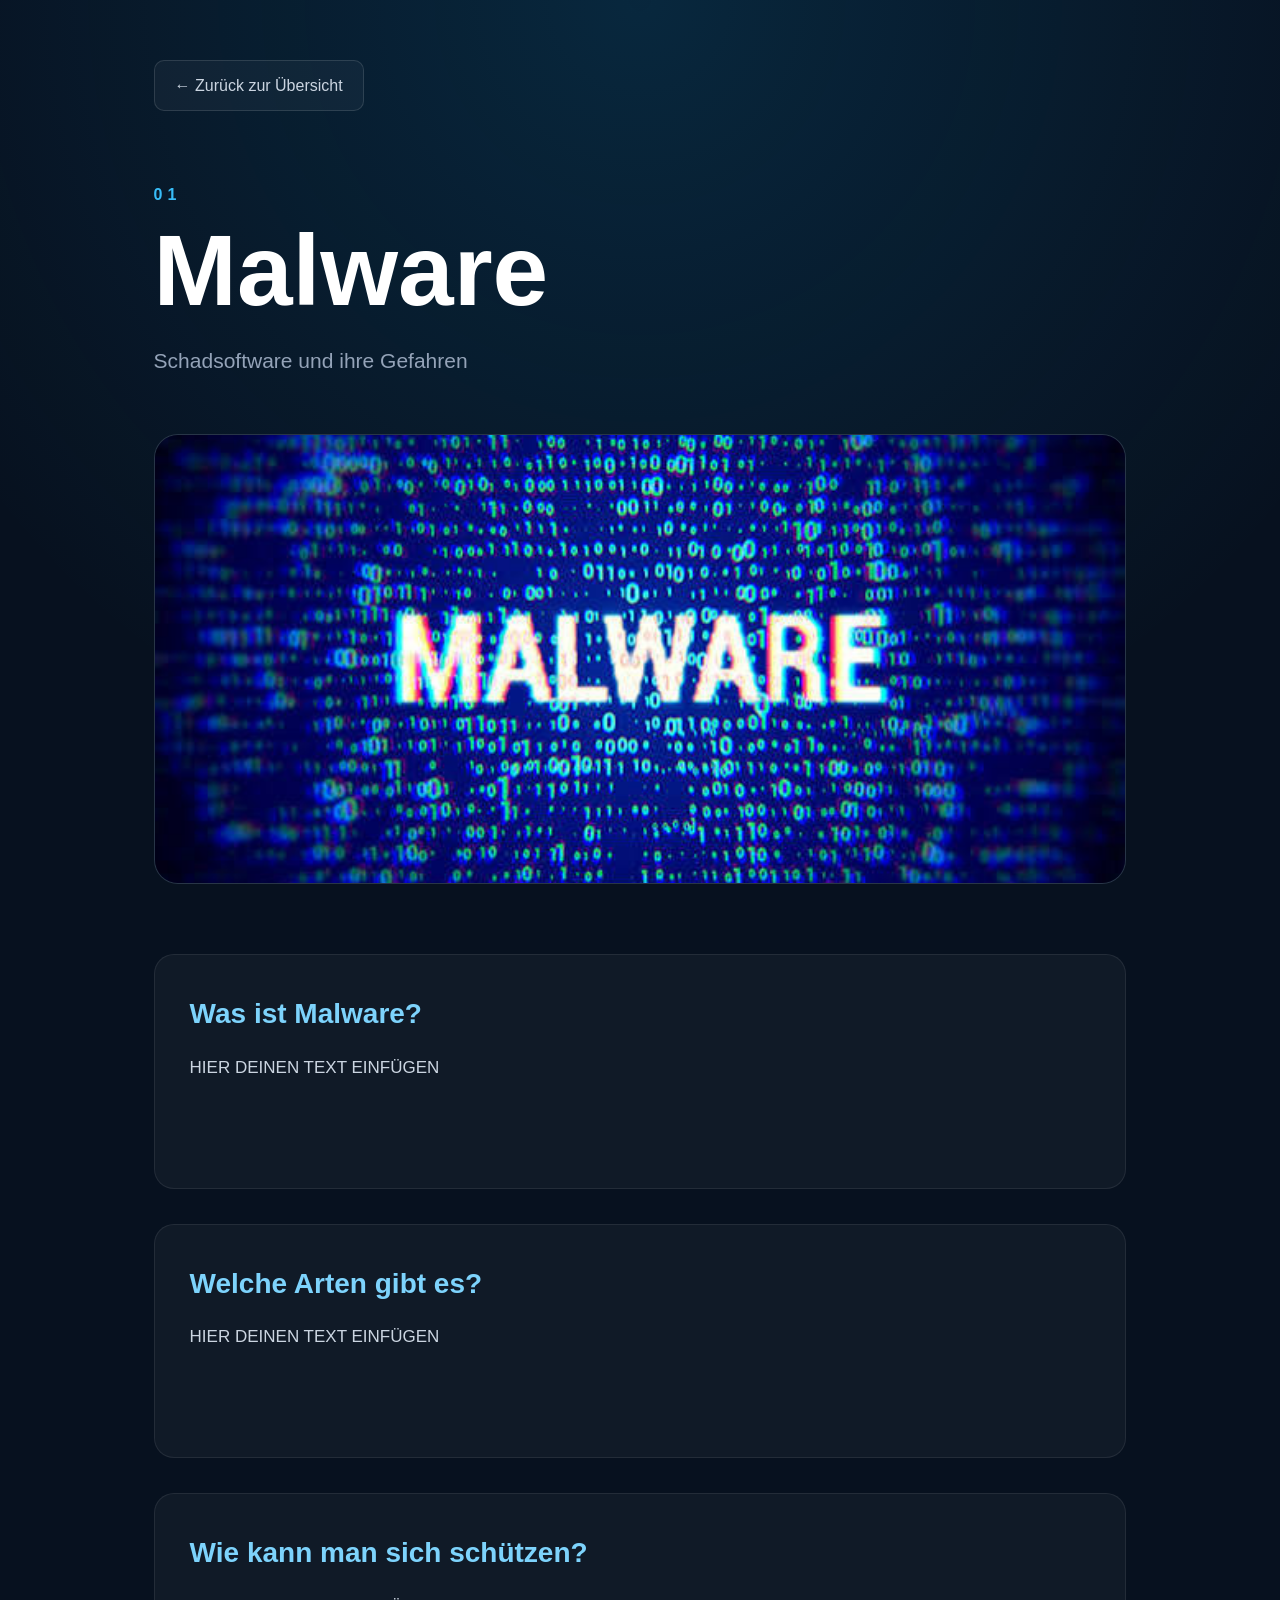
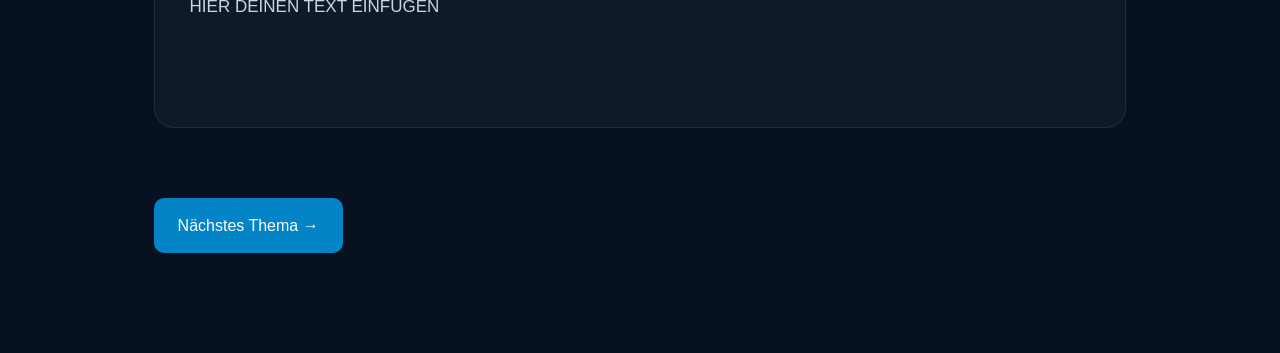
<file: malware.html>
<!DOCTYPE html>
<html lang="de">

<head>

    <meta charset="UTF-8">

    <meta
        name="viewport"
        content="width=device-width, initial-scale=1.0"
    >

    <title>CyberSafe – Malware</title>

    <link rel="stylesheet" href="style.css">

</head>


<body>

<section class="detail-page">

    <a href="index.html" class="back-button">
        ← Zurück zur Übersicht
    </a>


    <div class="detail-header">

        <div class="detail-number">
            01
        </div>

        <h1>
            Malware
        </h1>

        <p class="detail-subtitle">
            Schadsoftware und ihre Gefahren
        </p>

    </div>


    <div class="detail-image">

        <img
            src="images/malware.jpg"
            alt="Malware"
        >

    </div>


    <div class="detail-content">

        <div class="detail-block">

            <h2>
                Was ist Malware?
            </h2>

            <p>
                HIER DEINEN TEXT EINFÜGEN
            </p>

        </div>


        <div class="detail-block">

            <h2>
                Welche Arten gibt es?
            </h2>

            <p>
                HIER DEINEN TEXT EINFÜGEN
            </p>

        </div>


        <div class="detail-block">

            <h2>
                Wie kann man sich schützen?
            </h2>

            <p>
                HIER DEINEN TEXT EINFÜGEN
            </p>

        </div>

    </div>


    <div class="detail-navigation">

        <a
            href="phishing.html"
            class="detail-next"
        >
            Nächstes Thema →
        </a>

    </div>

</section>

</body>
</html>
</file>
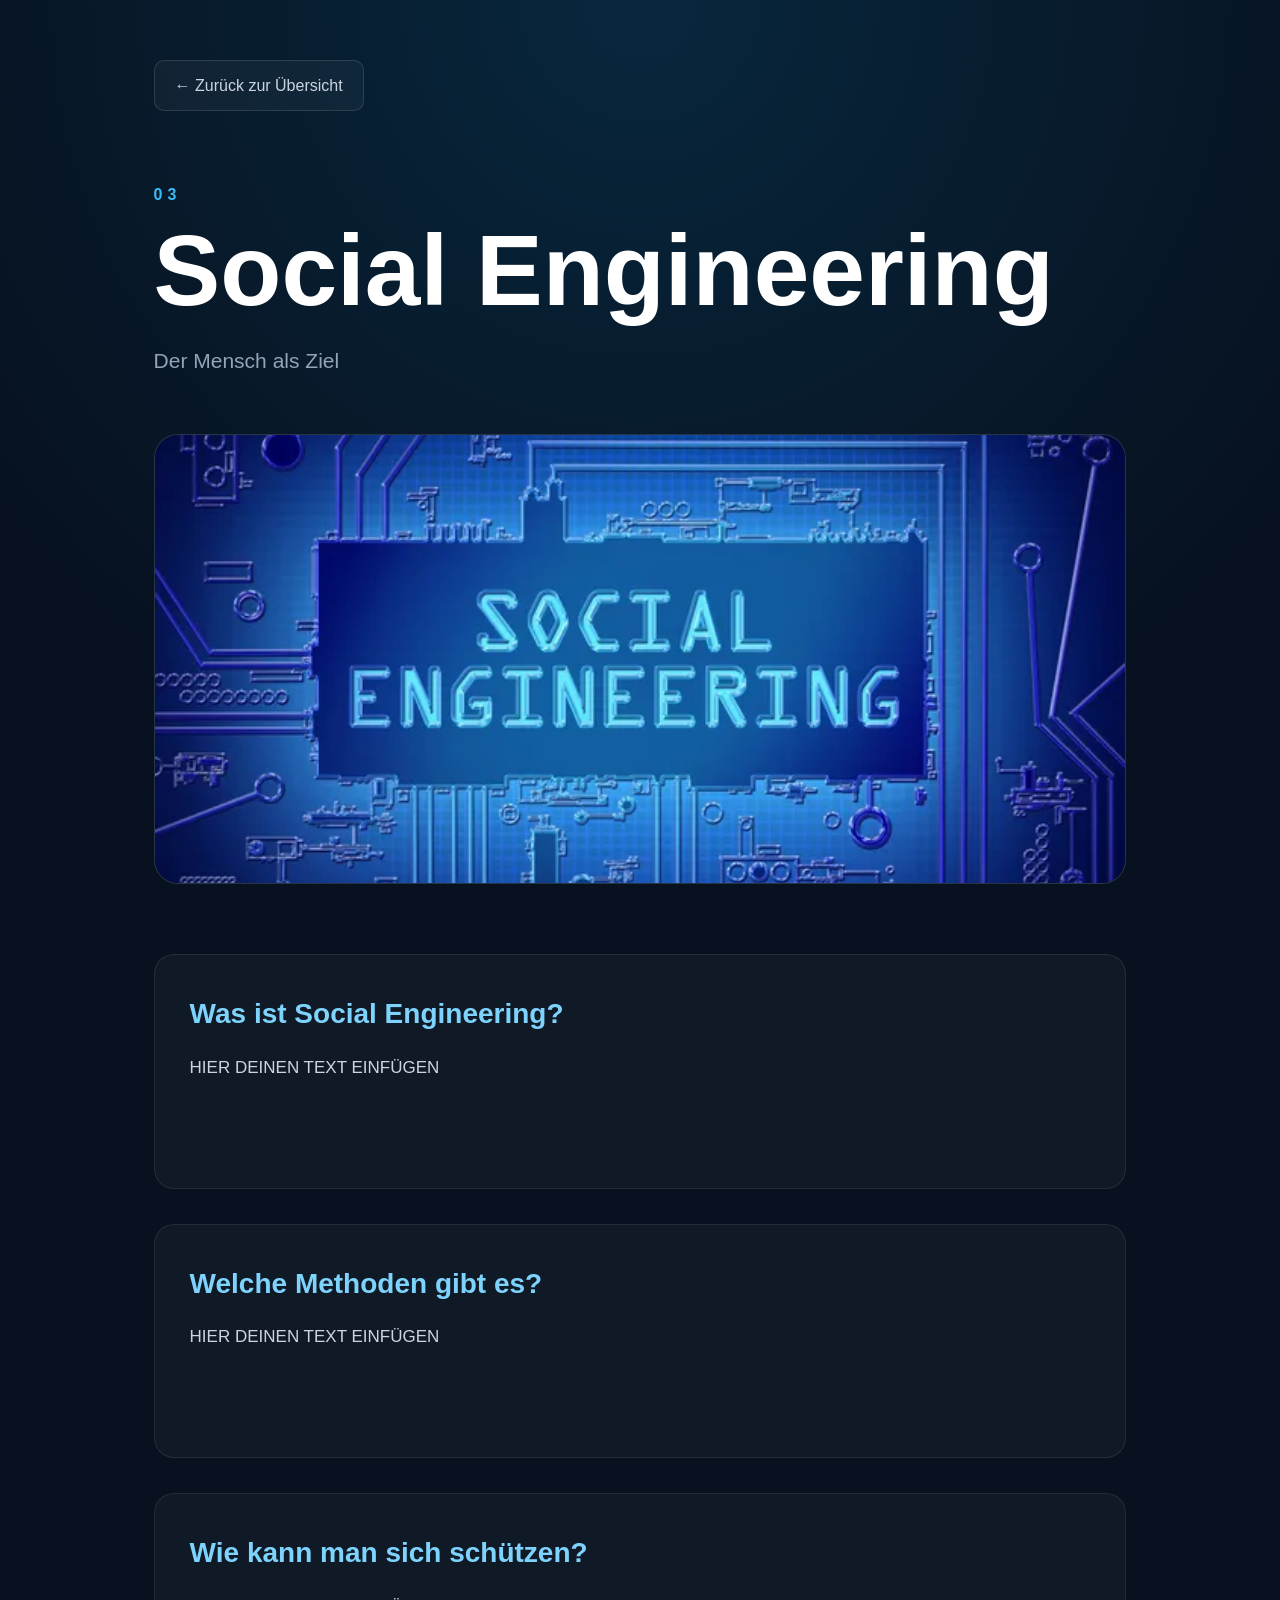
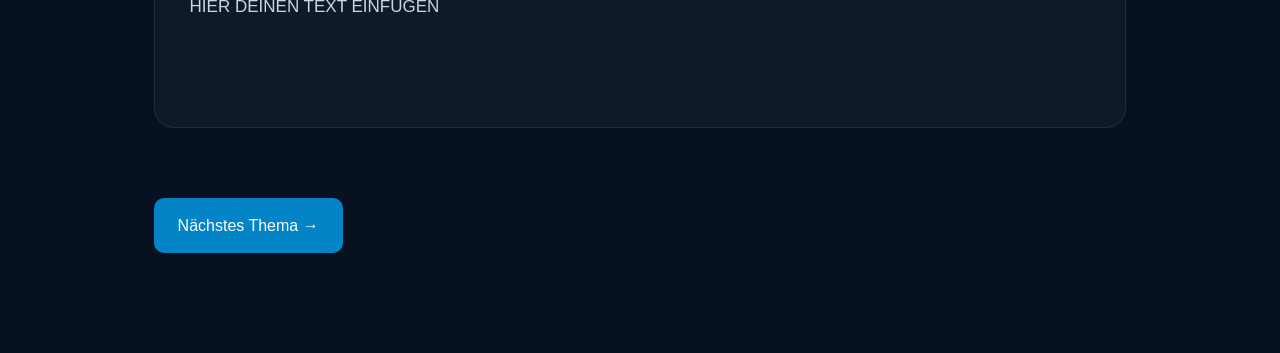
<file: social.html>
<!DOCTYPE html>
<html lang="de">

<head>

    <meta charset="UTF-8">

    <meta name="viewport" content="width=device-width, initial-scale=1.0">

    <title>CyberSafe – Social Engineering</title>

    <link rel="stylesheet" href="style.css">

</head>

<body>

<section class="detail-page">

    <a href="index.html" class="back-button">
        ← Zurück zur Übersicht
    </a>


    <div class="detail-header">

        <div class="detail-number">
            03
        </div>

        <h1>
            Social Engineering
        </h1>

        <p class="detail-subtitle">
            Der Mensch als Ziel
        </p>

    </div>


    <div class="detail-image">

        <img
            src="images/social-engineering.jpg"
            alt="Social Engineering"
        >

    </div>


    <div class="detail-content">

        <div class="detail-block">

            <h2>
                Was ist Social Engineering?
            </h2>

            <p>
                HIER DEINEN TEXT EINFÜGEN
            </p>

        </div>


        <div class="detail-block">

            <h2>
                Welche Methoden gibt es?
            </h2>

            <p>
                HIER DEINEN TEXT EINFÜGEN
            </p>

        </div>


        <div class="detail-block">

            <h2>
                Wie kann man sich schützen?
            </h2>

            <p>
                HIER DEINEN TEXT EINFÜGEN
            </p>

        </div>

    </div>


    <div class="detail-navigation">

        <a href="passwort.html" class="detail-next">
            Nächstes Thema →
        </a>

    </div>

</section>

</body>
</html>
</file>
<file: style.css>
* {
    margin: 0;
    padding: 0;
    box-sizing: border-box;
    scroll-behavior: smooth;
}


html {
    scroll-behavior: smooth;
    scroll-snap-type: y mandatory;
}


body {
    font-family: Arial, Helvetica, sans-serif;

    background: #07111f;

    color: white;

    line-height: 1.7;
}


/* =================================
   MAGNETIC SCROLL
================================= */

.hero,
.section,
.final-section {
    scroll-snap-align: start;
    scroll-snap-stop: always;
}



/* =================================
   RECHTE NAVIGATION
================================= */

.side-nav {

    position: fixed;

    right: 25px;

    top: 50%;

    transform: translateY(-50%);

    z-index: 1000;

    display: flex;

    flex-direction: column;

    gap: 8px;

    padding: 12px;

    background:
        rgba(5, 12, 23, 0.82);

    backdrop-filter: blur(18px);

    border:
        1px solid rgba(255,255,255,0.1);

    border-radius: 18px;

    box-shadow:
        0 15px 40px rgba(0,0,0,0.4);

    overflow: hidden;
}



/* =================================
   NAVIGATION INDICATOR
================================= */

.nav-indicator {

    position: absolute;

    left: 12px;

    top: 12px;

    width: 42px;

    height: 42px;

    border-radius: 12px;

    background:
        linear-gradient(
            135deg,
            rgba(56,189,248,0.35),
            rgba(14,165,233,0.12)
        );

    border:
        1px solid rgba(56,189,248,0.5);

    box-shadow:
        0 0 20px rgba(56,189,248,0.25),
        inset 0 0 15px rgba(56,189,248,0.08);

    pointer-events: none;

    z-index: 0;

    transition:
        top 0.55s cubic-bezier(
            0.22,
            1,
            0.36,
            1
        );
}



/* =================================
   NAV ITEMS
================================= */

.nav-item {

    position: relative;

    z-index: 2;

    width: 42px;

    height: 42px;

    display: flex;

    align-items: center;

    justify-content: center;

    color: #94a3b8;

    text-decoration: none;

    border-radius: 12px;

    font-size: 12px;

    font-weight: bold;

    transition:
        transform 0.4s ease,
        color 0.3s ease,
        opacity 0.4s ease;
}


.nav-item span {
    transition: 0.3s;
}



/* =================================
   TEXT ON HOVER
================================= */

.nav-item div {

    position: absolute;

    right: 55px;

    white-space: nowrap;

    padding: 8px 12px;

    background: #0f1d31;

    border:
        1px solid rgba(255,255,255,0.1);

    border-radius: 8px;

    color: white;

    opacity: 0;

    pointer-events: none;

    transform: translateX(10px);

    transition: 0.25s;
}


.nav-item:hover div {

    opacity: 1;

    transform: translateX(0);
}



/* =================================
   HOVER
================================= */

.nav-item:hover {

    color: #38bdf8;

}


.nav-item:not(.active) {

    opacity: 0.55;

}


.nav-item:not(.active):hover {

    opacity: 1;

}



/* =================================
   ACTIVE NAV
================================= */

.nav-item.active {

    background: transparent;

    color: white;

    transform: scale(1.08);
}


.nav-item.active span {

    text-shadow:
        0 0 10px rgba(56,189,248,0.9);

}



/* =================================
   HERO
================================= */

.hero {

    min-height: 100vh;

    display: flex;

    justify-content: center;

    align-items: center;

    text-align: center;

    padding: 80px 120px;

    background:

        radial-gradient(
            circle at center,
            rgba(14,165,233,0.2),
            transparent 45%
        ),

        #07111f;
}


.hero-content {

    max-width: 900px;

}


.shield {

    font-size: 85px;

    margin-bottom: 20px;

}


.hero h1 {

    font-size:
        clamp(60px, 10vw, 120px);

    letter-spacing: -5px;

}


.hero h1 span {

    color: #38bdf8;

}


.hero h2 {

    margin-top: 20px;

    font-size:
        clamp(20px, 3vw, 32px);

    color: #dbeafe;

}


.hero p {

    margin-top: 20px;

    color: #94a3b8;

    font-size: 18px;

}


.button {

    display: inline-block;

    margin-top: 35px;

    padding: 14px 28px;

    background: #0284c7;

    color: white;

    text-decoration: none;

    border-radius: 10px;

    transition: 0.3s;

}


.button:hover {

    transform: translateY(-3px);

    background: #0ea5e9;

}



/* =================================
   SECTIONS
================================= */

.section {

    min-height: 100vh;

    padding: 130px 12%;

    position: relative;

    overflow: hidden;

    background: #0b1728;
}


.section.dark {

    background: #07111f;

}


.section-number {

    color: #38bdf8;

    font-size: 14px;

    font-weight: bold;

    letter-spacing: 3px;

    margin-bottom: 10px;

}


.section h2 {

    font-size:
        clamp(35px, 5vw, 60px);

    margin-bottom: 10px;

}


.subtitle {

    color: #94a3b8;

    font-size: 18px;

    margin-bottom: 45px;

}



/* =================================
   INFORMATION CARD
================================= */

.information-card {

    max-width: 1200px;

    margin: auto;

    display: grid;

    grid-template-columns:
        0.9fr 1.1fr;

    gap: 45px;

    align-items: center;

}


.information-card.reverse {

    grid-template-columns:
        1.1fr 0.9fr;

}


.information-card.reverse
.image-box {

    order: 2;

}



/* =================================
   IMAGE
================================= */

.image-box {

    height: 420px;

    overflow: hidden;

    border-radius: 20px;

    border:
        1px solid rgba(255,255,255,0.1);

    background: #101e32;

}


.image-box img {

    width: 100%;

    height: 100%;

    object-fit: cover;

    display: block;

    transition: 0.5s;

}


.image-box:hover img {

    transform: scale(1.05);

}



/* =================================
   TEXT BOX
================================= */

.text-box {

    padding: 35px;

    background:
        rgba(255,255,255,0.04);

    border:
        1px solid rgba(255,255,255,0.08);

    border-radius: 20px;

}


.text-box h3 {

    font-size: 24px;

    margin-bottom: 12px;

    color: #7dd3fc;

}


.text-box p {

    color: #cbd5e1;

    min-height: 80px;

    margin-bottom: 30px;

}



/* =================================
   DYNAMIC BACKGROUND
================================= */

.section {

    position: relative;

    overflow: hidden;
}


/* =================================
   ФОНОВАЯ КАРТИНКА
================================= */

.section::before {

    content: "";

    position: absolute;

    inset: 0;

    background-image: var(--section-bg);

    background-size: cover;

    background-position: center;

    background-repeat: no-repeat;

    opacity: 0;

    transform: scale(1.05);

    transition:
        opacity 1s ease,
        transform 6s ease;

    z-index: 0;

    pointer-events: none;
}


/* =================================
   ЗАТЕМНЕНИЕ
================================= */

.section::after {

    content: "";

    position: absolute;

    inset: 0;

    background:
        linear-gradient(
            90deg,
            rgba(3, 9, 20, 0.86),
            rgba(3, 9, 20, 0.58),
            rgba(3, 9, 20, 0.84)
        );

    opacity: 0;

    transition:
        opacity 1s ease;

    z-index: 1;

    pointer-events: none;
}


/* =================================
   АКТИВНЫЙ ФОН
================================= */

.section.background-active::before {

    opacity: 0.75;

    transform: scale(1);
}


.section.background-active::after {

    opacity: 1;
}


/* =================================
   КОНТЕНТ ПОВЕРХ ФОНА
================================= */

.section > * {

    position: relative;

    z-index: 2;
}



/* =================================
   FAZIT / QUELLEN
================================= */

.final-section {

    min-height: 100vh;

    padding: 130px 12%;

    background: #0b1728;

}


.final-section.sources {

    background: #07111f;

}


.final-number {

    color: #38bdf8;

    font-size: 14px;

    font-weight: bold;

    letter-spacing: 4px;

    margin-bottom: 10px;

}


.final-section h2 {

    font-size:
        clamp(40px, 6vw, 70px);

    margin-bottom: 40px;

}


.large-text-box {

    min-height: 400px;

    padding: 40px;

    border-radius: 20px;

    background:
        rgba(255,255,255,0.04);

    border:
        1px solid rgba(255,255,255,0.1);

}


.large-text-box p {

    color: #cbd5e1;

    margin-bottom: 25px;

}



/* =================================
   FOOTER
================================= */

footer {

    text-align: center;

    padding: 60px 20px;

    background: #030914;

    color: #94a3b8;

}


footer .logo {

    color: white;

    font-size: 22px;

    font-weight: bold;

    margin-bottom: 10px;

}


.copyright {

    margin-top: 25px;

    font-size: 13px;

}



/* =================================
   MOBILE
================================= */

@media (max-width: 900px) {

    .side-nav {

        right: 10px;

        padding: 8px;

        gap: 5px;

    }


    .nav-item {

        width: 36px;

        height: 36px;

    }


    .nav-indicator {

        width: 36px;

        height: 36px;

        left: 8px;

    }


    .nav-item div {

        display: none;

    }


    .hero {

        padding: 80px 40px;

    }


    .section {

        padding: 100px 25px;

    }


    .information-card,
    .information-card.reverse {

        grid-template-columns: 1fr;

    }


    .information-card.reverse
    .image-box {

        order: 0;

    }


    .image-box {

        height: 300px;

    }


    .text-box {

        padding: 25px;

    }

}

/* =================================
   DETAIL BUTTON
================================= */

.detail-button {

    display: inline-block;

    margin-top: 5px;

    padding: 12px 22px;

    background: #0284c7;

    color: white;

    text-decoration: none;

    border-radius: 10px;

    font-weight: bold;

    transition:
        transform 0.3s ease,
        background 0.3s ease,
        box-shadow 0.3s ease;
}


.detail-button:hover {

    background: #0ea5e9;

    transform: translateY(-3px);

    box-shadow:
        0 8px 25px rgba(14,165,233,0.25);
}


/* =================================
   DETAIL PAGES
================================= */

.detail-page {

    min-height: 100vh;

    padding:
        60px 12% 100px;

    background:
        radial-gradient(
            circle at 50% 0%,
            rgba(14,165,233,0.15),
            transparent 40%
        ),

        #07111f;
}


/* =================================
   BACK BUTTON
================================= */

.back-button {

    display: inline-block;

    margin-bottom: 70px;

    padding: 11px 20px;

    border:
        1px solid rgba(255,255,255,0.12);

    border-radius: 10px;

    background:
        rgba(255,255,255,0.04);

    color: #cbd5e1;

    text-decoration: none;

    transition: 0.3s;
}


.back-button:hover {

    background:
        rgba(56,189,248,0.15);

    color: white;

    transform: translateX(-4px);
}


/* =================================
   DETAIL HEADER
================================= */

.detail-header {

    max-width: 1100px;

    margin: auto;

}


.detail-number {

    color: #38bdf8;

    font-size: 16px;

    font-weight: bold;

    letter-spacing: 5px;

    margin-bottom: 10px;
}


.detail-page h1 {

    font-size:
        clamp(50px, 8vw, 100px);

    line-height: 1.05;

    margin-bottom: 20px;
}


.detail-subtitle {

    color: #94a3b8;

    font-size: 21px;

    margin-bottom: 55px;
}


/* =================================
   DETAIL IMAGE
================================= */

.detail-image {

    max-width: 1100px;

    height: 450px;

    margin: 0 auto 70px;

    overflow: hidden;

    border-radius: 24px;

    border:
        1px solid rgba(255,255,255,0.1);

    background: #101e32;
}


.detail-image img {

    width: 100%;

    height: 100%;

    object-fit: cover;

    display: block;
}


/* =================================
   DETAIL CONTENT
================================= */

.detail-content {

    max-width: 1100px;

    margin: auto;
}


.detail-block {

    margin-bottom: 35px;

    padding: 35px;

    border:
        1px solid rgba(255,255,255,0.08);

    border-radius: 20px;

    background:
        rgba(255,255,255,0.04);
}


.detail-block h2 {

    color: #7dd3fc;

    font-size: 28px;

    margin-bottom: 15px;
}


.detail-block p {

    color: #cbd5e1;

    font-size: 17px;

    line-height: 1.8;

    min-height: 100px;
}


/* =================================
   DETAIL NAVIGATION
================================= */

.detail-navigation {

    max-width: 1100px;

    margin: 70px auto 0;

    display: flex;

    justify-content: space-between;

    gap: 20px;
}


.detail-next {

    padding: 14px 24px;

    background: #0284c7;

    color: white;

    text-decoration: none;

    border-radius: 10px;

    transition: 0.3s;
}


.detail-next:hover {

    background: #0ea5e9;

    transform: translateY(-3px);
}


/* =================================
   DETAIL MOBILE
================================= */

@media (max-width: 900px) {

    .detail-page {

        padding:
            40px 25px 70px;
    }


    .back-button {

        margin-bottom: 45px;
    }


    .detail-image {

        height: 280px;

        margin-bottom: 45px;
    }


    .detail-block {

        padding: 25px;
    }


    .detail-block h2 {

        font-size: 23px;
    }


    .detail-block p {

        font-size: 16px;
    }


    .detail-navigation {

        flex-direction: column;
    }

}
</file>
